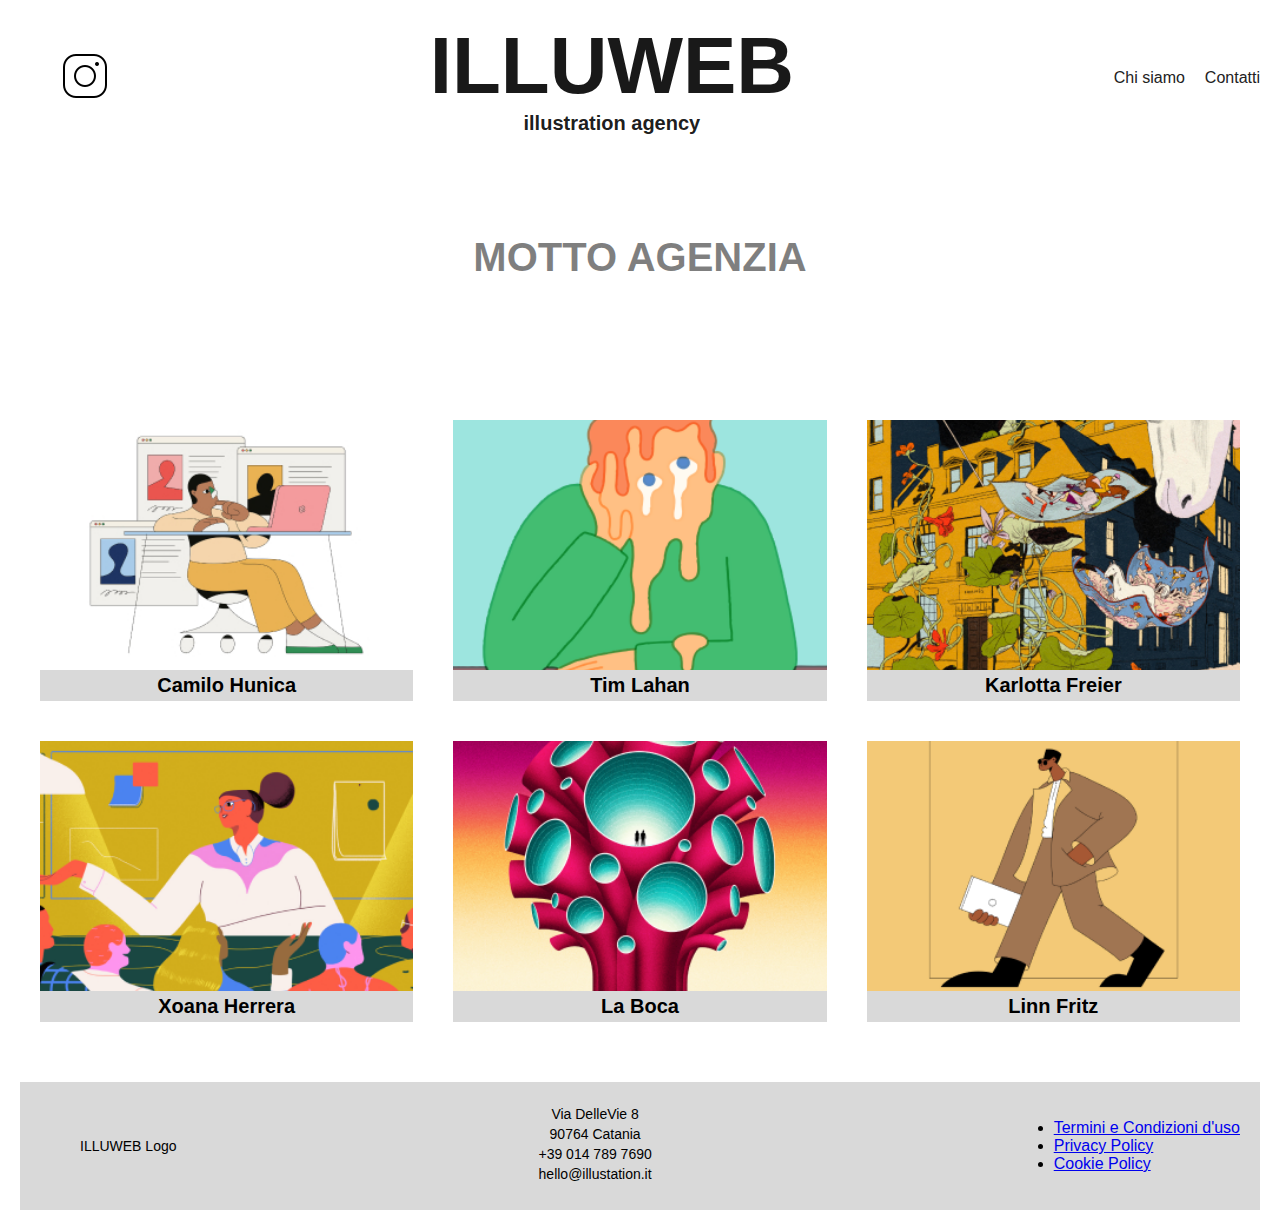
<file: index.html>
<!DOCTYPE html>
<html>
<head>
    <meta charset="UTF-8">
    <meta http-equiv="X-UA-Compatible" content="IE=edge">
    <meta name="viewport" content="width=device-width, initial-scale=1.0">
    <title>ILLUWEB</title>
    <link rel="stylesheet" href="css/stile.css">
</head>
<body>
    <header>
        <ul>
            <p><img src="immagini/icons8-instagram-50.png" alt=""></p>
        </ul>
        <section class="hero">
            <h1>ILLUWEB</h1>
            <h2>illustration agency</h2>
        </section>
        <nav>
            <ul>
                <li><a href="Chi siamo.html">Chi siamo</a></li>
                <li><a href="Contatti.html">Contatti</a></li>
            </ul>
        </nav>
    </header>
    <section class="motto">
        <h2>MOTTO AGENZIA</h2>
    </section>
    <main>
        <div class="card">
            <a href="Camilo Hunica.html"><img src="immagini/AP_Camilo_Huinca_LALL_2_2x.jpg" alt="Immagine dell'illustratore"></a>
            <h2>Camilo Hunica</h2>
        </div>
        <div class="card">
            <a href="Tim Lahan.html"><img src="immagini/AP_Tim_Lahan_NYT_2x.png" alt="Immagine dell'illustratore"></a>
            <h2>Tim Lahan</h2>
        </div>
        <div class="card">
            <a href="Karlotta Freier.html"><img src="immagini/AP_Karlotta_Freier_hermes-color_2x.jpg" alt="Immagine dell'illustratore"></a>
            <h2>Karlotta Freier</h2>
        </div>
        <div class="card">
            <a href="Xoana Herrera.html"><img src="immagini/AP_Xoana_Herrera_Spot1_2x.png" alt="Immagine dell'illustratore"></a>
            <h2>Xoana Herrera</h2>
        </div>
        <div class="card">
            <a href="La Boca.html"><img src="immagini/AP_La_Boca_DNA_main_2x.png" alt="Immagine dell'illustratore"></a>
            <h2>La Boca</h2>
        </div>
        <div class="card">
            <a href="Linn Fritz.html"><img src="immagini/AP_Linn_Fritz_Dude_2x.png" alt="Immagine dell'illustratore"></a>
            <h2>Linn Fritz</h2>
        </div>
    </main>
    <footer>
        <ul>
            <p>ILLUWEB Logo</p>
        </ul>
        <section class="indi">
            <p>Via DelleVie 8</p>
            <p>90764 Catania</p>
            <p>+39 014 789 7690</p>
            <p>hello@illustation.it</p>
        </section>
        <nav>
            <ul>
                <li><a href="TerminieCondizioni.html">Termini e Condizioni d'uso</a></li>
                <li><a href="PrivacyPolicy.html">Privacy Policy</a></li>
                <li><a href="CookiePolicy.html">Cookie Policy</a></li>
            </ul>
        </nav>
    </footer>
</body>
</html>
</file>
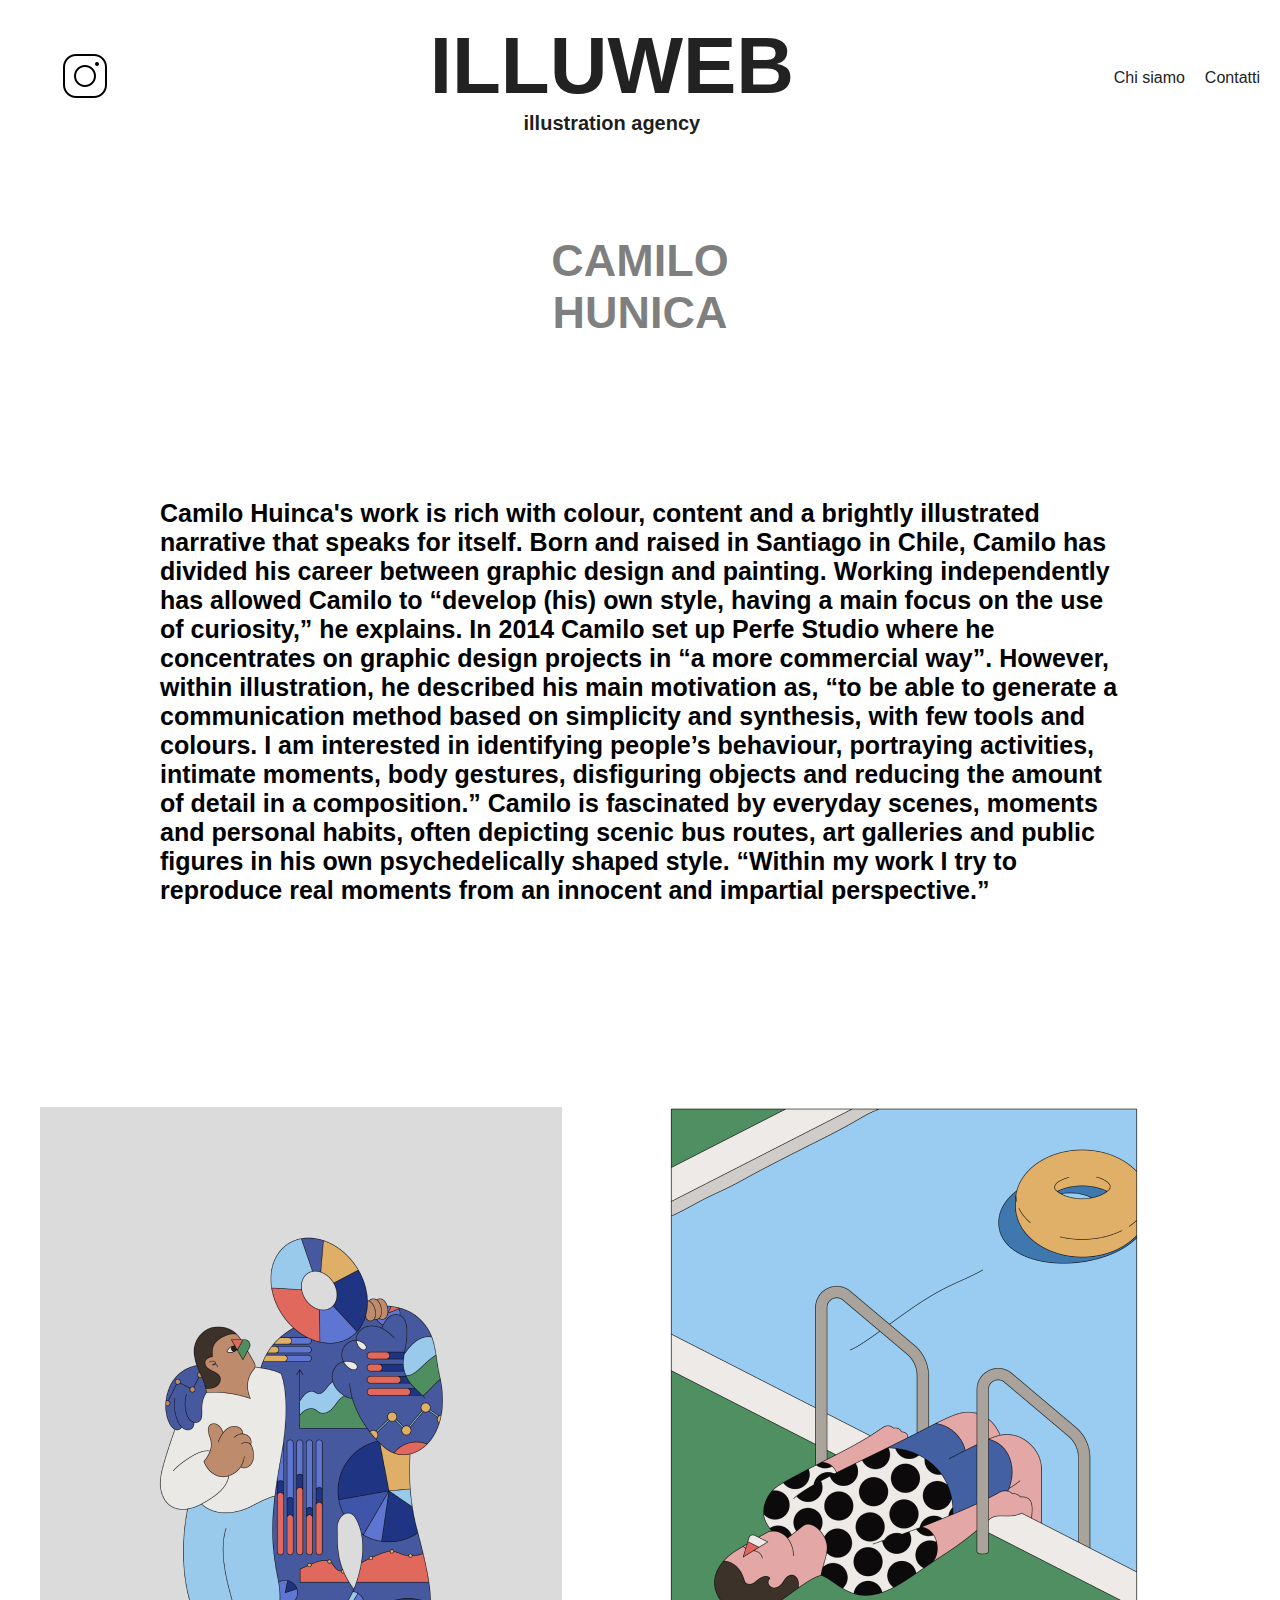
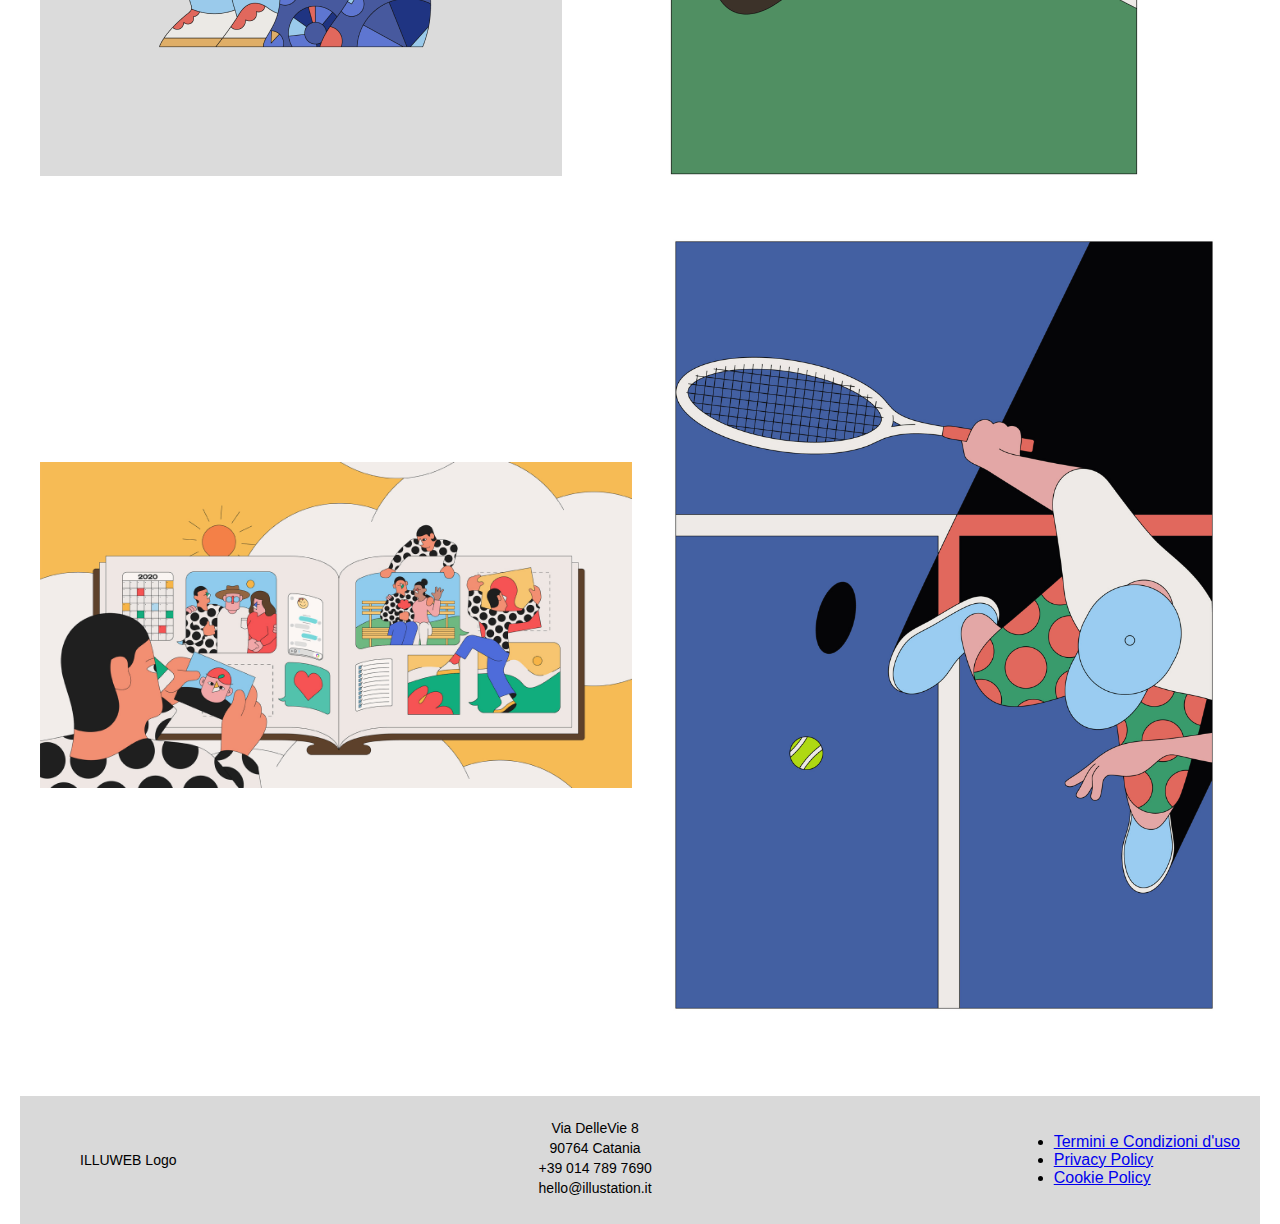
<file: Camilo Hunica.html>
<!DOCTYPE html>
<html>
<head>
    <meta charset="UTF-8">
    <meta http-equiv="X-UA-Compatible" content="IE=edge">
    <meta name="viewport" content="width=device-width, initial-scale=1.0">
    <title>Camilo Hunica</title>
    <link rel="stylesheet" href="css/stilecamilo.css">
</head>
<body>
    <header>
        <ul>
            <p><img src="immagini/icons8-instagram-50.png" alt=""></p>
        </ul>
        <section class="hero">
            <h1><a href=index.html> ILLUWEB</a></h1>
            <h2>illustration agency</h2>
        </section>
        <nav>
            <ul>
                <li><a href="Chi siamo.html">Chi siamo</a></li>
                <li><a href="Contatti.html">Contatti</a></li>
            </ul>
        </nav>
    </header>
    <section class="motto">
        <h2>CAMILO</h2>
    </section>
    <section class="motto2">
        <h2>HUNICA</h2>
    </section>
    <section class="autore">
        <h2>Camilo Huinca's work is rich with colour, content and a brightly illustrated narrative that speaks for itself. Born and raised in Santiago in Chile, Camilo has divided his career between graphic design and painting. Working independently has allowed Camilo to “develop (his) own style, having a main focus on the use of curiosity,” he explains. In 2014 Camilo set up Perfe Studio where he concentrates on graphic design projects in “a more commercial way”. However, within illustration, he described his main motivation as, “to be able to generate a communication method based on simplicity and synthesis, with few tools and colours. I am interested in identifying people’s behaviour, portraying activities, intimate moments, body gestures, disfiguring objects and reducing the amount of detail in a composition.” Camilo is fascinated by everyday scenes, moments and personal habits, often depicting scenic bus routes, art galleries and public figures in his own psychedelically shaped style. “Within my work I try to reproduce real moments from an innocent and impartial perspective.”</h2>
    </section>
    <main>
        <div class="grid">
            <img src="immagini/AP_Camilo_Huinca_The-Atlantic-03_2x.png" alt="Immagine dell'illustratore">
            <img src="immagini/AP_Camilo_Huinca_Tired-Swimmer_2x-scaled.png" alt="Immagine dell'illustratore">
            <img src="immagini/AP_Camilo_Huinca_social-well_2x 1.png" alt="Immagine dell'illustratore">
            <img src="immagini/AP_Camilo_Huinca_Match-Point_2x-scaled.jpg" alt="Immagine dell'illustratore">
        </div>
    </main>
    <footer>
        <ul>
            <p>ILLUWEB Logo</p>
        </ul>
        <section class="indi">
            <p>Via DelleVie 8</p>
            <p>90764 Catania</p>
            <p>+39 014 789 7690</p>
            <p>hello@illustation.it</p>
        </section>
        <nav>
            <ul>
                <li><a href="TerminieCondizioni.html">Termini e Condizioni d'uso</a></li>
                <li><a href="PrivacyPolicy.html">Privacy Policy</a></li>
                <li><a href="CookiePolicy.html">Cookie Policy</a></li>
            </ul>
        </nav>
    </footer>
</body>
</html>
</file>
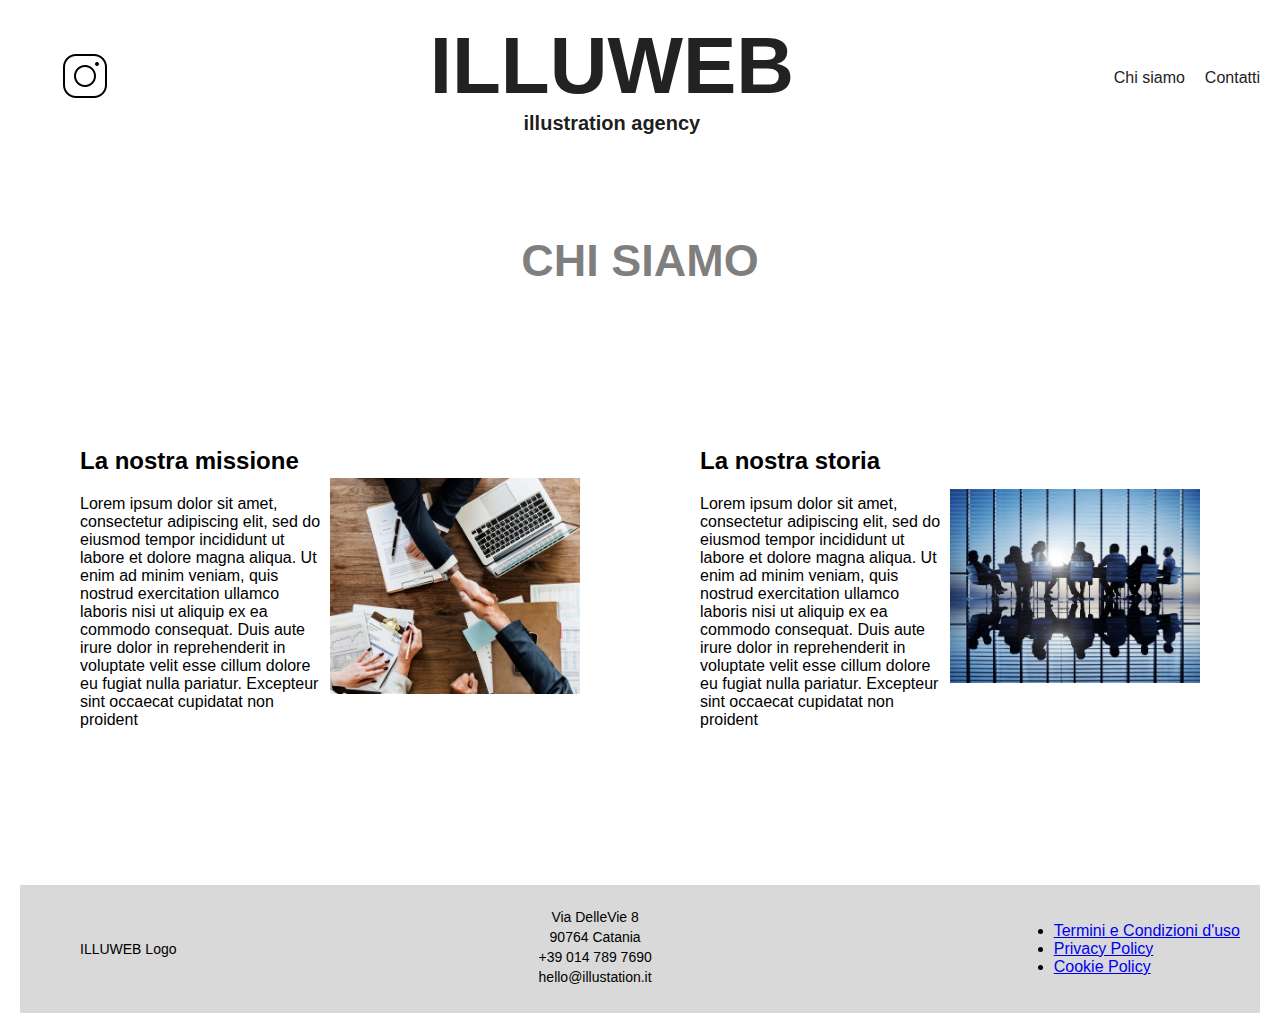
<file: Chi siamo.html>
<!DOCTYPE html>
<html>
<head>
    <meta charset="UTF-8">
    <meta http-equiv="X-UA-Compatible" content="IE=edge">
    <meta name="viewport" content="width=device-width, initial-scale=1.0">
    <title>Camilo Hunica</title>
    <link rel="stylesheet" href="css/stilechisiamo.css">
</head>
<body>
    <header>
        <ul>
            <p><img src="immagini/icons8-instagram-50.png" alt=""></p>
        </ul>
        <section class="hero">
            <h1><a href=index.html> ILLUWEB</a></h1>
            <h2>illustration agency</h2>
        </section>
        <nav>
            <ul>
                <li><a href="Chi siamo.html">Chi siamo</a></li>
                <li><a href="Contatti.html">Contatti</a></li>
            </ul>
        </nav>
    </header>
    <section class="motto">
        <h2>CHI SIAMO</h2>
    </section>
    <main>
        <div class="grid">
            <section>
                <h2>La nostra missione</h2>
                <p>Lorem ipsum dolor sit amet, consectetur adipiscing elit, sed do eiusmod tempor incididunt ut labore et dolore magna aliqua. Ut enim ad minim veniam, quis nostrud exercitation ullamco laboris nisi ut aliquip ex ea commodo consequat. Duis aute irure dolor in reprehenderit in voluptate velit esse cillum dolore eu fugiat nulla pariatur. Excepteur sint occaecat cupidatat non proident</p></section>
            <img src="immagini/Company_people_image 1.png">
        </div>
        <div class="grid">
            <section>
                <h2>La nostra storia</h2>
                <p>Lorem ipsum dolor sit amet, consectetur adipiscing elit, sed do eiusmod tempor incididunt ut labore et dolore magna aliqua. Ut enim ad minim veniam, quis nostrud exercitation ullamco laboris nisi ut aliquip ex ea commodo consequat. Duis aute irure dolor in reprehenderit in voluptate velit esse cillum dolore eu fugiat nulla pariatur. Excepteur sint occaecat cupidatat non proident</p></section>
            <img src="immagini/consegna-azienda-1 1.png" alt="Immagine dell'illustratore">
        </div>
    </main>
    <footer>
        <ul>
            <p>ILLUWEB Logo</p>
        </ul>
        <section class="indi">
            <p>Via DelleVie 8</p>
            <p>90764 Catania</p>
            <p>+39 014 789 7690</p>
            <p>hello@illustation.it</p>
        </section>
        <nav>
            <ul>
                <li><a href="TerminieCondizioni.html">Termini e Condizioni d'uso</a></li>
                <li><a href="PrivacyPolicy.html">Privacy Policy</a></li>
                <li><a href="CookiePolicy.html">Cookie Policy</a></li>
            </ul>
        </nav>
    </footer>
</body>
</html>
</file>
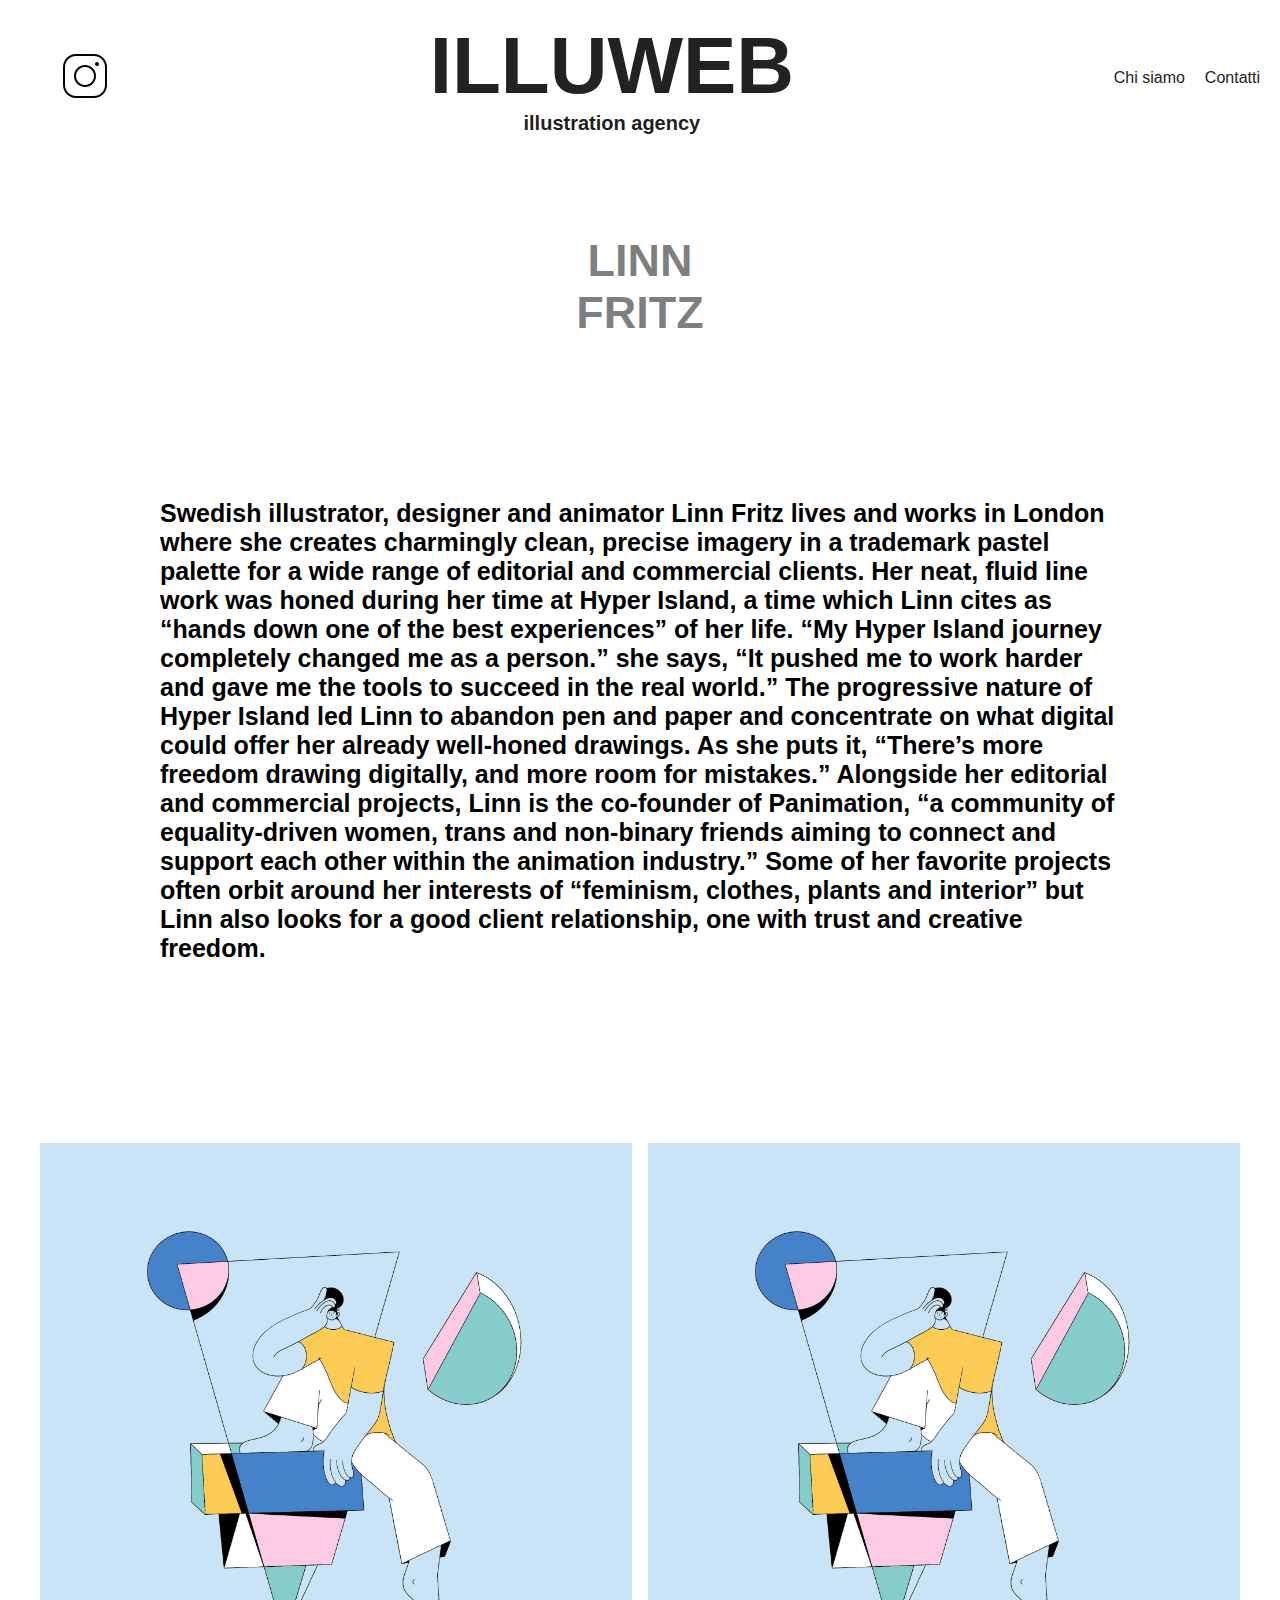
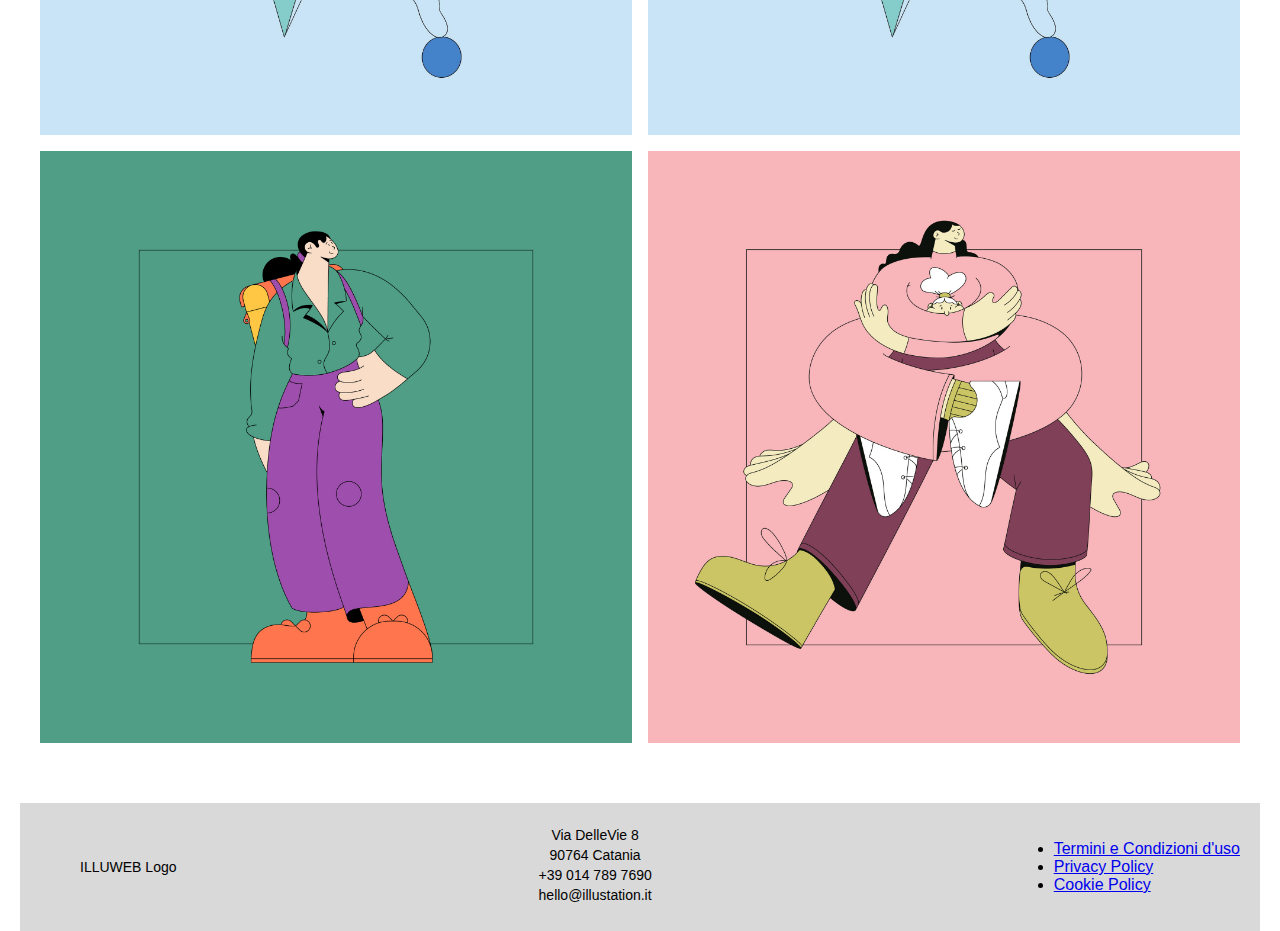
<file: Linn Fritz.html>
<!DOCTYPE html>
<html>
<head>
    <meta charset="UTF-8">
    <meta http-equiv="X-UA-Compatible" content="IE=edge">
    <meta name="viewport" content="width=device-width, initial-scale=1.0">
    <title>Linn Fritz</title>
    <link rel="stylesheet" href="css/stilelin.css">
</head>
<body>
    <header>
        <ul>
            <p><img src="immagini/icons8-instagram-50.png" alt=""></p>
        </ul>
        <section class="hero">
            <h1><a href=index.html> ILLUWEB</a></h1>
            <h2>illustration agency</h2>
        </section>
        <nav>
            <ul>
                <li><a href="Chi siamo.html">Chi siamo</a></li>
                <li><a href="Contatti.html">Contatti</a></li>
            </ul>
        </nav>
    </header>
    <section class="motto">
        <h2>LINN</h2>
    </section>
    <section class="motto2">
        <h2>FRITZ</h2>
    </section>
    <section class="autore">
        <h2>Swedish illustrator, designer and animator Linn Fritz lives and works in London where she creates charmingly clean, precise imagery in a trademark pastel palette for a wide range of editorial and commercial clients. Her neat, fluid line work was honed during her time at Hyper Island, a time which Linn cites as “hands down one of the best experiences” of her life. “My Hyper Island journey completely changed me as a person.” she says, “It pushed me to work harder and gave me the tools to succeed in the real world.” The progressive nature of Hyper Island led Linn to abandon pen and paper and concentrate on what digital could offer her already well-honed drawings. As she puts it, “There’s more freedom drawing digitally, and more room for mistakes.” Alongside her editorial and commercial projects, Linn is the co-founder of Panimation, “a community of equality-driven women, trans and non-binary friends aiming to connect and support each other within the animation industry.” Some of her favorite projects often orbit around her interests of “feminism, clothes, plants and interior” but Linn also looks for a good client relationship, one with trust and creative freedom.</h2>
    </section>
    <main>
        <div class="grid">
            <img src="immagini/AP_Linn_Fritz_Blue03_2x.png" alt="Immagine dell'illustratore">
            <img src="immagini/AP_Linn_Fritz_Blue03_2x.png" alt="Immagine dell'illustratore">
            <img src="immagini/AP_Linn_Fritz_HIKEGREEN_2x.png" alt="Immagine dell'illustratore">
            <img src="immagini/AP_Linn_Fritz_HUG_2x.png" alt="Immagine dell'illustratore">
        </div>
    </main>
    <footer>
        <ul>
            <p>ILLUWEB Logo</p>
        </ul>
        <section class="indi">
            <p>Via DelleVie 8</p>
            <p>90764 Catania</p>
            <p>+39 014 789 7690</p>
            <p>hello@illustation.it</p>
        </section>
        <nav>
            <ul>
                <li><a href="TerminieCondizioni.html">Termini e Condizioni d'uso</a></li>
                <li><a href="PrivacyPolicy.html">Privacy Policy</a></li>
                <li><a href="CookiePolicy.html">Cookie Policy</a></li>
            </ul>
        </nav>
    </footer>
</body>
</html>
</file>
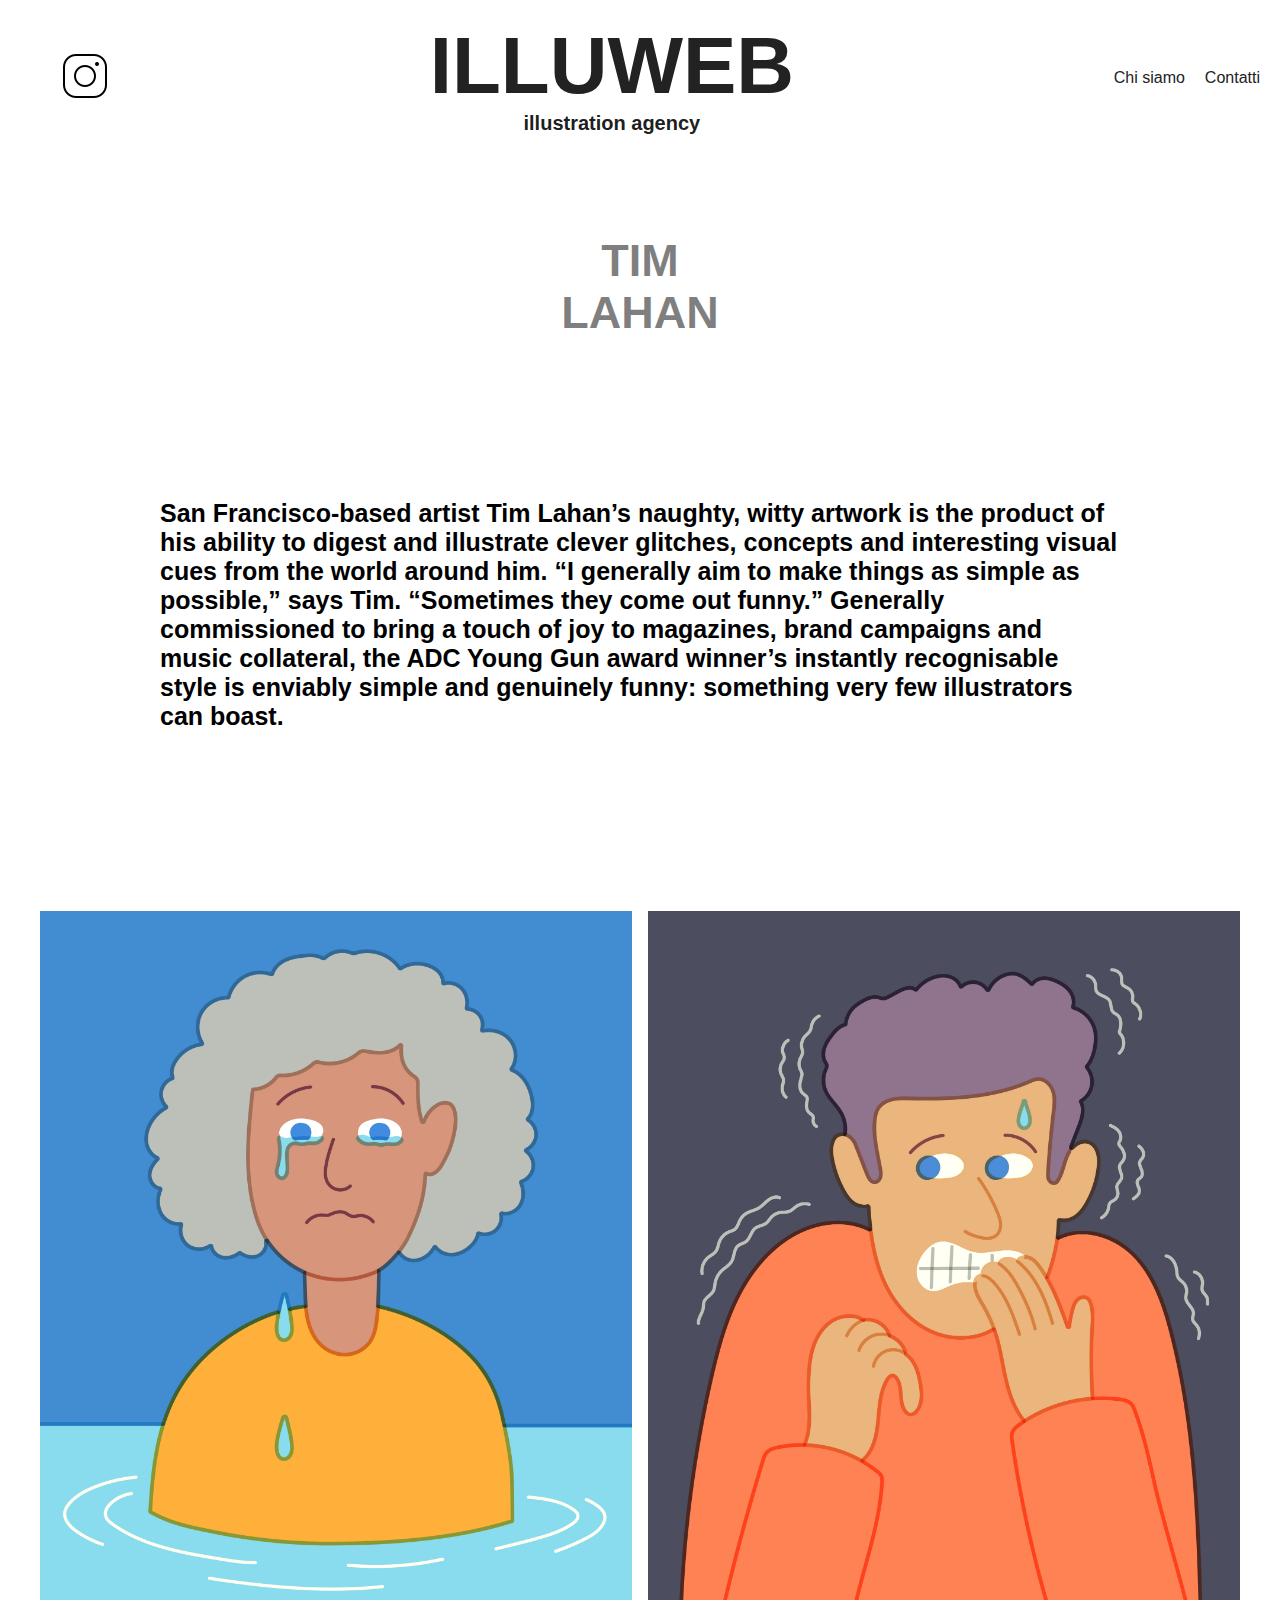
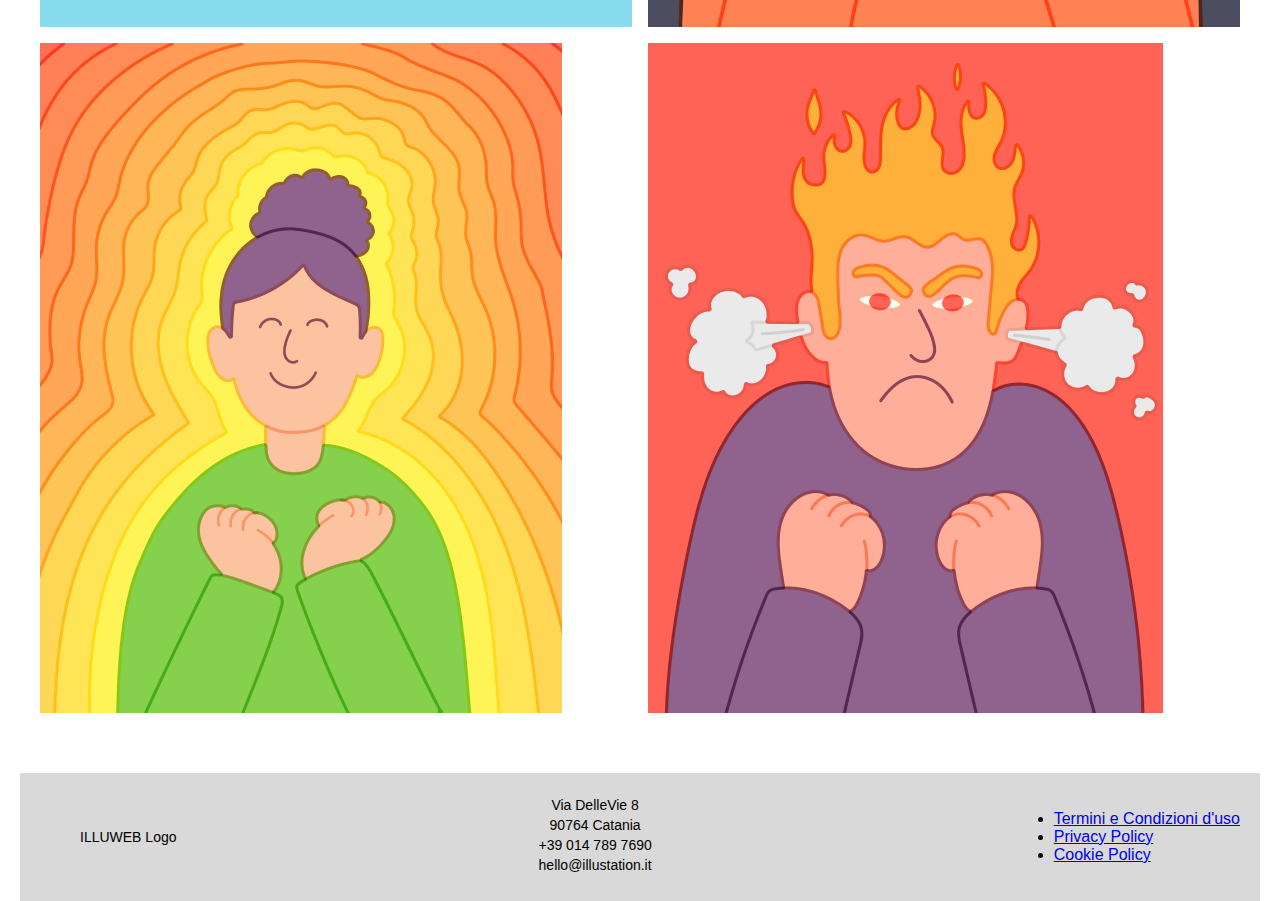
<file: Tim Lahan.html>
<!DOCTYPE html>
<html>
<head>
    <meta charset="UTF-8">
    <meta http-equiv="X-UA-Compatible" content="IE=edge">
    <meta name="viewport" content="width=device-width, initial-scale=1.0">
    <title>Tim Lahan</title>
    <link rel="stylesheet" href="css/stiletim.css">
</head>
<body>
    <header>
        <ul>
            <p><img src="immagini/icons8-instagram-50.png" alt=""></p>
        </ul>
        <section class="hero">
            <h1><a href=index.html> ILLUWEB</a></h1>
            <h2>illustration agency</h2>
        </section>
        <nav>
            <ul>
                <li><a href="Chi siamo.html">Chi siamo</a></li>
                <li><a href="Contatti.html">Contatti</a></li>
            </ul>
        </nav>
    </header>
    <section class="motto">
        <h2>TIM</h2>
    </section>
    <section class="motto2">
        <h2>LAHAN</h2>
    </section>
    <section class="autore">
        <h2>San Francisco-based artist Tim Lahan’s naughty, witty artwork is the product of his ability to digest and illustrate clever glitches, concepts and interesting visual cues from the world around him. “I generally aim to make things as simple as possible,” says Tim. “Sometimes they come out funny.” Generally commissioned to bring a touch of joy to magazines, brand campaigns and music collateral, the ADC Young Gun award winner’s instantly recognisable style is enviably simple and genuinely funny: something very few illustrators can boast.</h2>
    </section>
    <main>
        <div class="grid">
            <img src="immagini/AP_Tim_Lahan_emotions_1_2x.jpg" alt="Immagine dell'illustratore">
            <img src="immagini/AP_Tim_Lahan_emotions_2_2x.png" alt="Immagine dell'illustratore">
            <img src="immagini/AP_Tim_Lahan_emotions_3_2x.png" alt="Immagine dell'illustratore">
            <img src="immagini/AP_Tim_Lahan_emotions_4_2x.png" alt="Immagine dell'illustratore">
        </div>
    </main>
    <footer>
        <ul>
            <p>ILLUWEB Logo</p>
        </ul>
        <section class="indi">
            <p>Via DelleVie 8</p>
            <p>90764 Catania</p>
            <p>+39 014 789 7690</p>
            <p>hello@illustation.it</p>
        </section>
        <nav>
            <ul>
                <li><a href="TerminieCondizioni.html">Termini e Condizioni d'uso</a></li>
                <li><a href="PrivacyPolicy.html">Privacy Policy</a></li>
                <li><a href="CookiePolicy.html">Cookie Policy</a></li>
            </ul>
        </nav>
    </footer>
</body>
</html>
</file>
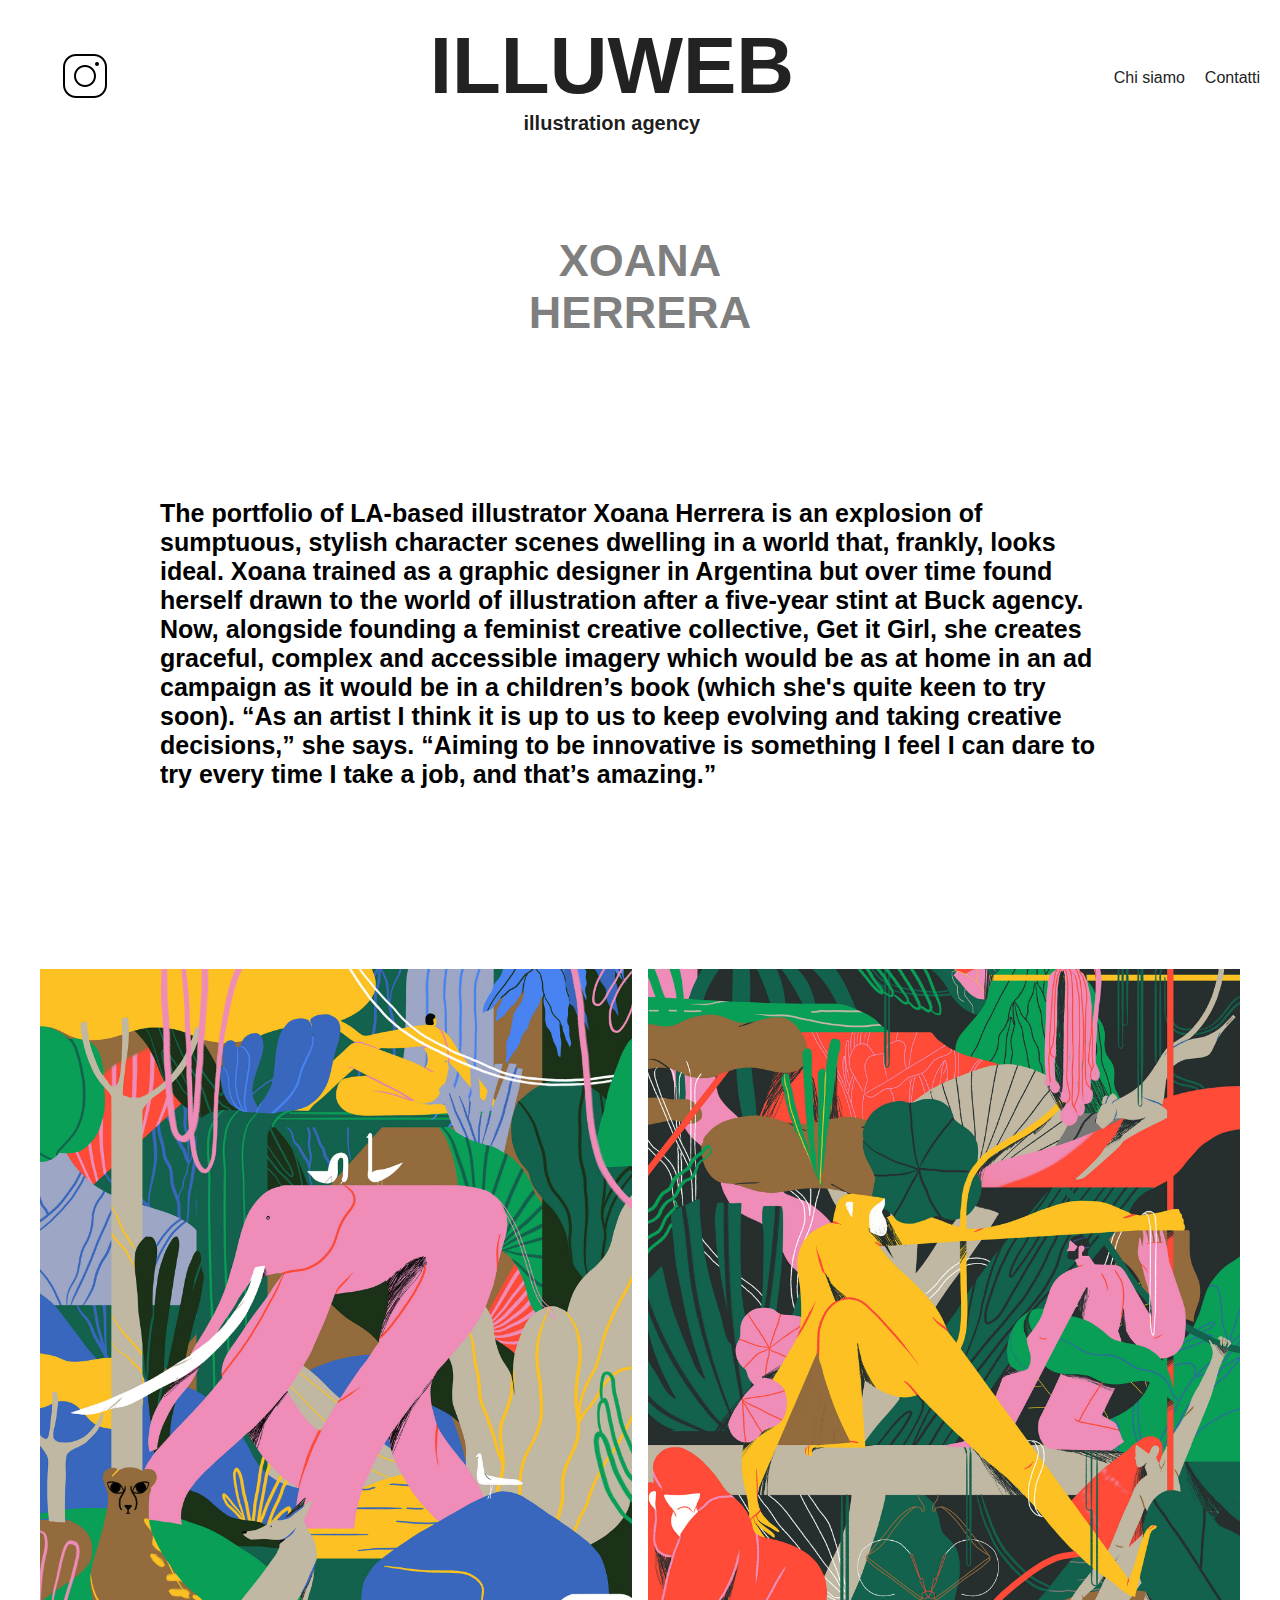
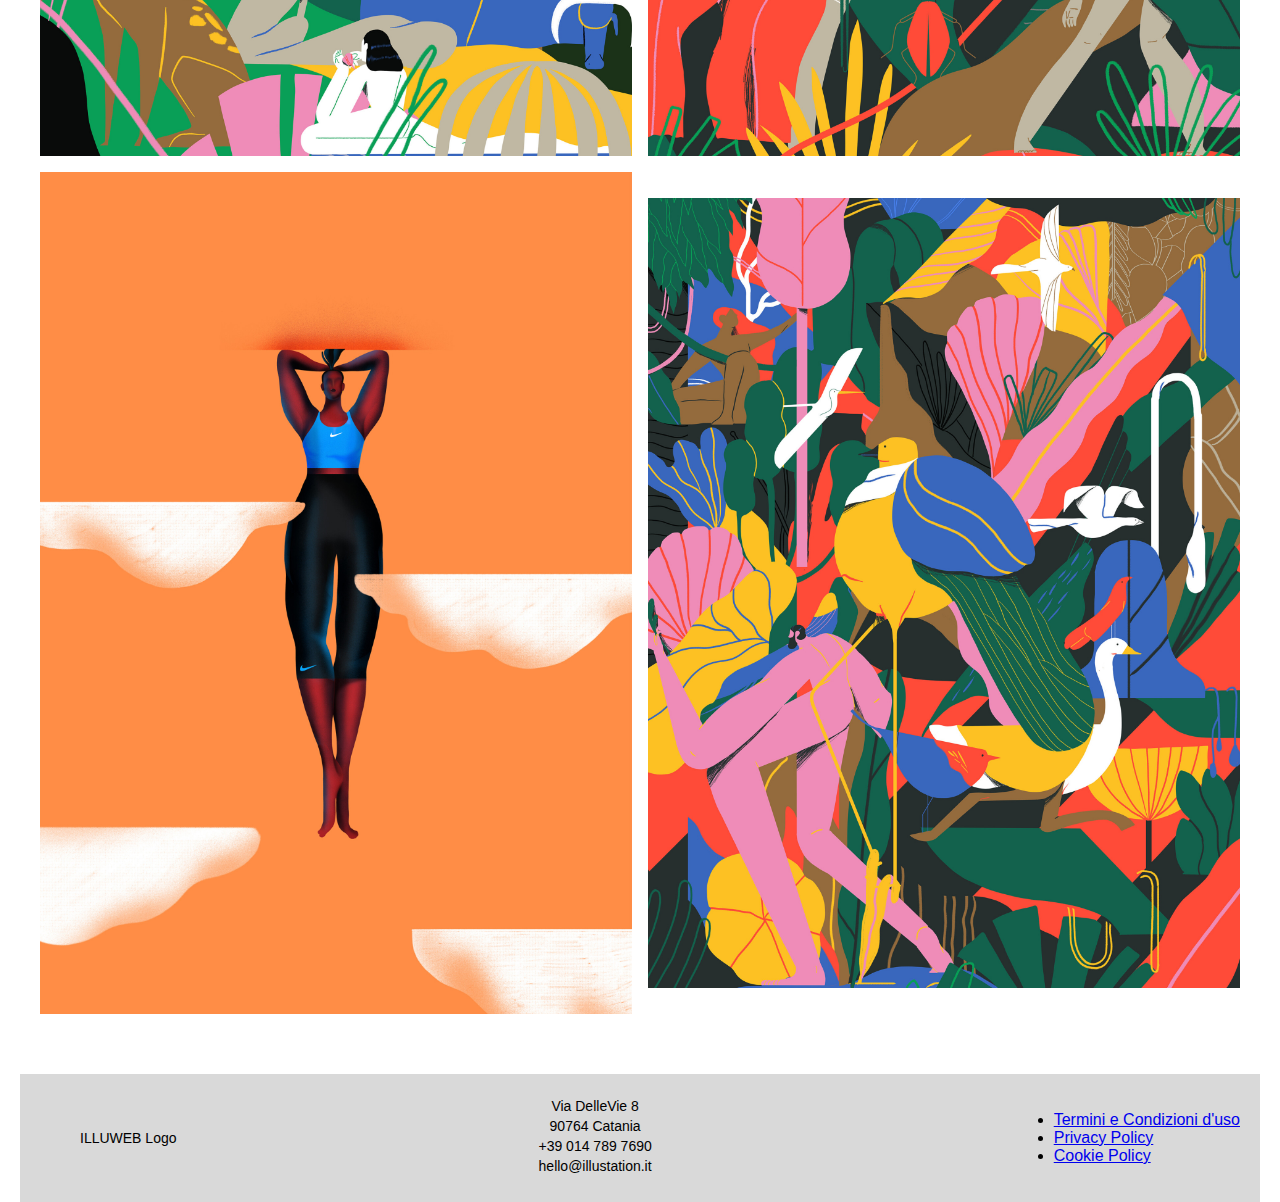
<file: Xoana Herrera.html>
<!DOCTYPE html>
<html>
<head>
    <meta charset="UTF-8">
    <meta http-equiv="X-UA-Compatible" content="IE=edge">
    <meta name="viewport" content="width=device-width, initial-scale=1.0">
    <title>Xoana Herrera</title>
    <link rel="stylesheet" href="css/stilexo.css">
</head>
<body>
    <header>
        <ul>
            <p><img src="immagini/icons8-instagram-50.png" alt=""></p>
        </ul>
        <section class="hero">
            <h1><a href=index.html> ILLUWEB</a></h1>
            <h2>illustration agency</h2>
        </section>
        <nav>
            <ul>
                <li><a href="Chi siamo.html">Chi siamo</a></li>
                <li><a href="Contatti.html">Contatti</a></li>
            </ul>
        </nav>
    </header>
    <section class="motto">
        <h2>XOANA</h2>
    </section>
    <section class="motto2">
        <h2>HERRERA</h2>
    </section>
    <section class="autore">
        <h2>The portfolio of LA-based illustrator Xoana Herrera is an explosion of sumptuous, stylish character scenes dwelling in a world that, frankly, looks ideal. Xoana trained as a graphic designer in Argentina but over time found herself drawn to the world of illustration after a five-year stint at Buck agency. Now, alongside founding a feminist creative collective, Get it Girl, she creates graceful, complex and accessible imagery which would be as at home in an ad campaign as it would be in a children’s book (which she's quite keen to try soon). “As an artist I think it is up to us to keep evolving and taking creative decisions,” she says. “Aiming to be innovative is something I feel I can dare to try every time I take a job, and that’s amazing.”</h2>
    </section>
    <main>
        <div class="grid">
            <img src="immagini/AP_Xoana_Herrera_Elefante_2x-1-scaled.png" alt="Immagine dell'illustratore">
            <img src="immagini/AP_Xoana_Herrera_Mono_2x-scaled.png" alt="Immagine dell'illustratore">
            <img src="immagini/AP_Xoana_Herrera_Nike_2x-scaled.jpg" alt="Immagine dell'illustratore">
            <img src="immagini/AP_Xoana_Herrera_Pajaro_2x-scaled.png" alt="Immagine dell'illustratore">
        </div>
    </main>
    <footer>
        <ul>
            <p>ILLUWEB Logo</p>
        </ul>
        <section class="indi">
            <p>Via DelleVie 8</p>
            <p>90764 Catania</p>
            <p>+39 014 789 7690</p>
            <p>hello@illustation.it</p>
        </section>
        <nav>
            <ul>
                <li><a href="TerminieCondizioni.html">Termini e Condizioni d'uso</a></li>
                <li><a href="PrivacyPolicy.html">Privacy Policy</a></li>
                <li><a href="CookiePolicy.html">Cookie Policy</a></li>
            </ul>
        </nav>
    </footer>
</body>
</html>
</file>
<file: css/stile.css>
body {
    margin: 0;
    background-color: #ffffff;
    font-family: Arial, Helvetica, sans-serif;
}

img {
    max-width: 100%;
    height: auto; 
}

main, footer {
    max-width: 1200px;
    margin: auto;
    padding: 20px;
}

header a {
    text-decoration: none;
    color: #222;
}

header a:hover {
    color: rgb(201, 210, 255);
    text-decoration: underline;
}

header {
    display: flex;
    justify-content: space-between;
    align-items: center;
    padding: 20px;
}

header p {
    margin: 0;
    font-weight: bold;
    text-transform: uppercase;
}

header nav ul {
    margin:0;
    padding: 0;
    list-style-type: none;
    display: flex;
    gap: 20px;
}

section.hero {
    text-align: center;
}

section.hero h1 {
    margin: 0;
    font-size: 80px;
    color: rgba(0, 0, 0, 0.9);
}

section.hero h2 {
    margin: 0;
    font-size: 20px;
    color: rgba(0, 0, 0, 0.9);
}

section.motto {
    text-align: center;
}

section.motto h2 {
    margin: 0;
    padding: 80px;
    font-size: 40px;
    color: rgba(0, 0, 0, 0.500);
}

main {
    margin: 40px auto;
    display: grid;
    grid-template-columns: repeat(auto-fit, minmax(300px, 1fr));
    gap: 40px;
}

main div.card {
    background: #d9d9d9;
    border-radius: 0px;
}

main div.card img {
    object-fit: cover;
    height: 250px;
    width: 100%;
}

main div.card h2 {
    text-align: center;
    margin: 0;
    padding: 0px 20px 4px 20px;
    font-size: 20px;
}

main div.gallery {
    display: grid;
    grid-template-columns: repeat(auto-fit, minmax(200px, 1fr));
    gap:20px;
}

footer {
    display: flex;
    justify-content: space-between;
    align-items: center;
    padding: 20px;
    background-color: #d9d9d9;
}

section.indi {
    text-align: center;
}

section.indi p {
    margin: 0;
    padding: 0px 20px 4px 20px;
}

footer p {
    margin: 0;
    padding: 20px 0;
    font-size: 14px;
}

@media (max-width: 400px) { 
    header {
        flex-direction: column;
        gap: 10px;
    }
}
</file>
<file: css/stilecamilo.css>
body {
    margin: 0;
    background-color: #ffffff;
    font-family: Arial, Helvetica, sans-serif;
}

img {
    max-width: 100%;
    height: auto; 
}

main, footer {
    max-width: 1200px;
    margin: auto;
    padding: 20px;
}

header a {
    text-decoration: none;
    color: #222;
}

header a:hover {
    color: rgb(201, 210, 255);
    text-decoration: underline;
}

header {
    display: flex;
    justify-content: space-between;
    align-items: center;
    padding: 20px;
}

header p {
    margin: 0;
    font-weight: bold;
    text-transform: uppercase;
}

header nav ul {
    margin:0;
    padding: 0;
    list-style-type: none;
    display: flex;
    gap: 20px;
}

section.hero {
    text-align: center;
}

section.hero h1 {
    margin: 0;
    font-size: 80px;
    color: rgba(0, 0, 0, 0.9);
}

section.hero h2 {
    margin: 0;
    font-size: 20px;
    color: rgba(0, 0, 0, 0.9);
}

section.motto {
    text-align: center;
}

section.motto h2 {
    margin: 0;
    padding: 0px;
    margin-top: 80px;
    font-size: 45px;
    color: rgba(0, 0, 0, 0.500);
}

section.motto2 {
    text-align: center;
}

section.motto2 h2 {
    margin: 0;
    padding: 0px;
    font-size: 45px;
    color: rgba(0, 0, 0, 0.500);
}

section.autore h2 {
    margin: 160px;
    padding: 0px;
    font-size: 25px;
    color: rgb(0, 0, 0);
}

main {
    margin: 40px auto;
    display: grid;
    grid-template-columns: repeat(auto-fit, minmax(300px, 1fr));
    gap: 40px;
}

.grid {
    align-items: center;
    display: grid;
    grid-template-columns: repeat(2, 1fr);
    gap:16px
}

@media (max-width:600px) {
    .grid {
        grid-template-columns: repeat(3, 1fr);
    }
}

footer {
    display: flex;
    justify-content: space-between;
    align-items: center;
    padding: 20px;
    background-color: #d9d9d9;
}

section.indi {
    text-align: center;
}

section.indi p {
    margin: 0;
    padding: 0px 20px 4px 20px;
}

footer p {
    margin: 0;
    padding: 20px 0;
    font-size: 14px;
}

@media (max-width: 400px) { 
    header {
        flex-direction: column;
        gap: 10px;
    }
}
</file>
<file: css/stilechisiamo.css>
body {
    margin: 0;
    background-color: #ffffff;
    font-family: Arial, Helvetica, sans-serif;
}

img {
    max-width: 100%;
    height: auto; 
}

main, footer {
    max-width: 1200px;
    margin: auto;
    padding: 20px;
}

header a {
    text-decoration: none;
    color: #222;
}

header a:hover {
    color: rgb(201, 210, 255);
    text-decoration: underline;
}

header {
    display: flex;
    justify-content: space-between;
    align-items: center;
    padding: 20px;
}

header p {
    margin: 0;
    font-weight: bold;
    text-transform: uppercase;
}

header nav ul {
    margin:0;
    padding: 0;
    list-style-type: none;
    display: flex;
    gap: 20px;
}

section.hero {
    text-align: center;
}

section.hero h1 {
    margin: 0;
    font-size: 80px;
    color: rgba(0, 0, 0, 0.9);
}

section.hero h2 {
    margin: 0;
    font-size: 20px;
    color: rgba(0, 0, 0, 0.9);
}

section.motto {
    text-align: center;
}

section.motto h2 {
    margin: 0;
    padding: 0px;
    margin-top: 80px;
    font-size: 45px;
    color: rgba(0, 0, 0, 0.500);
}

main {
    margin: 40px auto;
    display: grid;
    grid-template-columns: repeat(auto-fit, minmax(300px, 1fr));
    gap: 40px;
}

.grid {
    align-items: center;
    margin-top: 40px;
    margin-bottom: 40px;
    padding: 40px;
    display: grid;
    grid-template-columns: repeat(2, 1fr);
}

@media (max-width:600px) {
    .grid {
        grid-template-columns: repeat(3, 1fr);
    }
}

footer {
    display: flex;
    justify-content: space-between;
    align-items: center;
    padding: 20px;
    background-color: #d9d9d9;
}

section.indi {
    text-align: center;
}

section.indi p {
    margin: 0;
    padding: 0px 20px 4px 20px;
}

footer p {
    margin: 0;
    padding: 20px 0;
    font-size: 14px;
}

@media (max-width: 400px) { 
    header {
        flex-direction: column;
        gap: 10px;
    }
}
</file>
<file: css/stilelin.css>
body {
    margin: 0;
    background-color: #ffffff;
    font-family: Arial, Helvetica, sans-serif;
}

img {
    max-width: 100%;
    height: auto; 
}

main, footer {
    max-width: 1200px;
    margin: auto;
    padding: 20px;
}

header a {
    text-decoration: none;
    color: #222;
}

header a:hover {
    color: rgb(201, 210, 255);
    text-decoration: underline;
}

header {
    display: flex;
    justify-content: space-between;
    align-items: center;
    padding: 20px;
}

header p {
    margin: 0;
    font-weight: bold;
    text-transform: uppercase;
}

header nav ul {
    margin:0;
    padding: 0;
    list-style-type: none;
    display: flex;
    gap: 20px;
}

section.hero {
    text-align: center;
}

section.hero h1 {
    margin: 0;
    font-size: 80px;
    color: rgba(0, 0, 0, 0.9);
}

section.hero h2 {
    margin: 0;
    font-size: 20px;
    color: rgba(0, 0, 0, 0.9);
}

section.motto {
    text-align: center;
}

section.motto h2 {
    margin: 0;
    padding: 0px;
    margin-top: 80px;
    font-size: 45px;
    color: rgba(0, 0, 0, 0.500);
}

section.motto2 {
    text-align: center;
}

section.motto2 h2 {
    margin: 0;
    padding: 0px;
    font-size: 45px;
    color: rgba(0, 0, 0, 0.500);
}

section.autore h2 {
    margin: 160px;
    padding: 0px;
    font-size: 25px;
    color: rgb(0, 0, 0);
}

main {
    margin: 40px auto;
    display: grid;
    grid-template-columns: repeat(auto-fit, minmax(300px, 1fr));
    gap: 40px;
}

.grid {
    align-items: center;
    display: grid;
    grid-template-columns: repeat(2, 1fr);
    gap:16px
}

@media (max-width:600px) {
    .grid {
        grid-template-columns: repeat(3, 1fr);
    }
}

footer {
    display: flex;
    justify-content: space-between;
    align-items: center;
    padding: 20px;
    background-color: #d9d9d9;
}

section.indi {
    text-align: center;
}

section.indi p {
    margin: 0;
    padding: 0px 20px 4px 20px;
}

footer p {
    margin: 0;
    padding: 20px 0;
    font-size: 14px;
}

@media (max-width: 400px) { 
    header {
        flex-direction: column;
        gap: 10px;
    }
}
</file>
<file: css/stiletim.css>
body {
    margin: 0;
    background-color: #ffffff;
    font-family: Arial, Helvetica, sans-serif;
}

img {
    max-width: 100%;
    height: auto; 
}

main, footer {
    max-width: 1200px;
    margin: auto;
    padding: 20px;
}

header a {
    text-decoration: none;
    color: #222;
}

header a:hover {
    color: rgb(201, 210, 255);
    text-decoration: underline;
}

header {
    display: flex;
    justify-content: space-between;
    align-items: center;
    padding: 20px;
}

header p {
    margin: 0;
    font-weight: bold;
    text-transform: uppercase;
}

header nav ul {
    margin:0;
    padding: 0;
    list-style-type: none;
    display: flex;
    gap: 20px;
}

section.hero {
    text-align: center;
}

section.hero h1 {
    margin: 0;
    font-size: 80px;
    color: rgba(0, 0, 0, 0.9);
}

section.hero h2 {
    margin: 0;
    font-size: 20px;
    color: rgba(0, 0, 0, 0.9);
}

section.motto {
    text-align: center;
}

section.motto h2 {
    margin: 0;
    padding: 0px;
    margin-top: 80px;
    font-size: 45px;
    color: rgba(0, 0, 0, 0.500);
}

section.motto2 {
    text-align: center;
}

section.motto2 h2 {
    margin: 0;
    padding: 0px;
    font-size: 45px;
    color: rgba(0, 0, 0, 0.500);
}

section.autore h2 {
    margin: 160px;
    padding: 0px;
    font-size: 25px;
    color: rgb(0, 0, 0);
}

main {
    margin: 40px auto;
    display: grid;
    grid-template-columns: repeat(auto-fit, minmax(300px, 1fr));
    gap: 40px;
}

.grid {
    align-items: center;
    display: grid;
    grid-template-columns: repeat(2, 1fr);
    gap:16px
}

@media (max-width:600px) {
    .grid {
        grid-template-columns: repeat(3, 1fr);
    }
}

footer {
    display: flex;
    justify-content: space-between;
    align-items: center;
    padding: 20px;
    background-color: #d9d9d9;
}

section.indi {
    text-align: center;
}

section.indi p {
    margin: 0;
    padding: 0px 20px 4px 20px;
}

footer p {
    margin: 0;
    padding: 20px 0;
    font-size: 14px;
}

@media (max-width: 400px) { 
    header {
        flex-direction: column;
        gap: 10px;
    }
}
</file>
<file: css/stilexo.css>
body {
    margin: 0;
    background-color: #ffffff;
    font-family: Arial, Helvetica, sans-serif;
}

img {
    max-width: 100%;
    height: auto; 
}

main, footer {
    max-width: 1200px;
    margin: auto;
    padding: 20px;
}

header a {
    text-decoration: none;
    color: #222;
}

header a:hover {
    color: rgb(201, 210, 255);
    text-decoration: underline;
}

header {
    display: flex;
    justify-content: space-between;
    align-items: center;
    padding: 20px;
}

header p {
    margin: 0;
    font-weight: bold;
    text-transform: uppercase;
}

header nav ul {
    margin:0;
    padding: 0;
    list-style-type: none;
    display: flex;
    gap: 20px;
}

section.hero {
    text-align: center;
}

section.hero h1 {
    margin: 0;
    font-size: 80px;
    color: rgba(0, 0, 0, 0.9);
}

section.hero h2 {
    margin: 0;
    font-size: 20px;
    color: rgba(0, 0, 0, 0.9);
}

section.motto {
    text-align: center;
}

section.motto h2 {
    margin: 0;
    padding: 0px;
    margin-top: 80px;
    font-size: 45px;
    color: rgba(0, 0, 0, 0.500);
}

section.motto2 {
    text-align: center;
}

section.motto2 h2 {
    margin: 0;
    padding: 0px;
    font-size: 45px;
    color: rgba(0, 0, 0, 0.500);
}

section.autore h2 {
    margin: 160px;
    padding: 0px;
    font-size: 25px;
    color: rgb(0, 0, 0);
}

main {
    margin: 40px auto;
    display: grid;
    grid-template-columns: repeat(auto-fit, minmax(300px, 1fr));
    gap: 40px;
}

.grid {
    align-items: center;
    display: grid;
    grid-template-columns: repeat(2, 1fr);
    gap:16px
}

@media (max-width:600px) {
    .grid {
        grid-template-columns: repeat(3, 1fr);
    }
}

footer {
    display: flex;
    justify-content: space-between;
    align-items: center;
    padding: 20px;
    background-color: #d9d9d9;
}

section.indi {
    text-align: center;
}

section.indi p {
    margin: 0;
    padding: 0px 20px 4px 20px;
}

footer p {
    margin: 0;
    padding: 20px 0;
    font-size: 14px;
}

@media (max-width: 400px) { 
    header {
        flex-direction: column;
        gap: 10px;
    }
}
</file>
